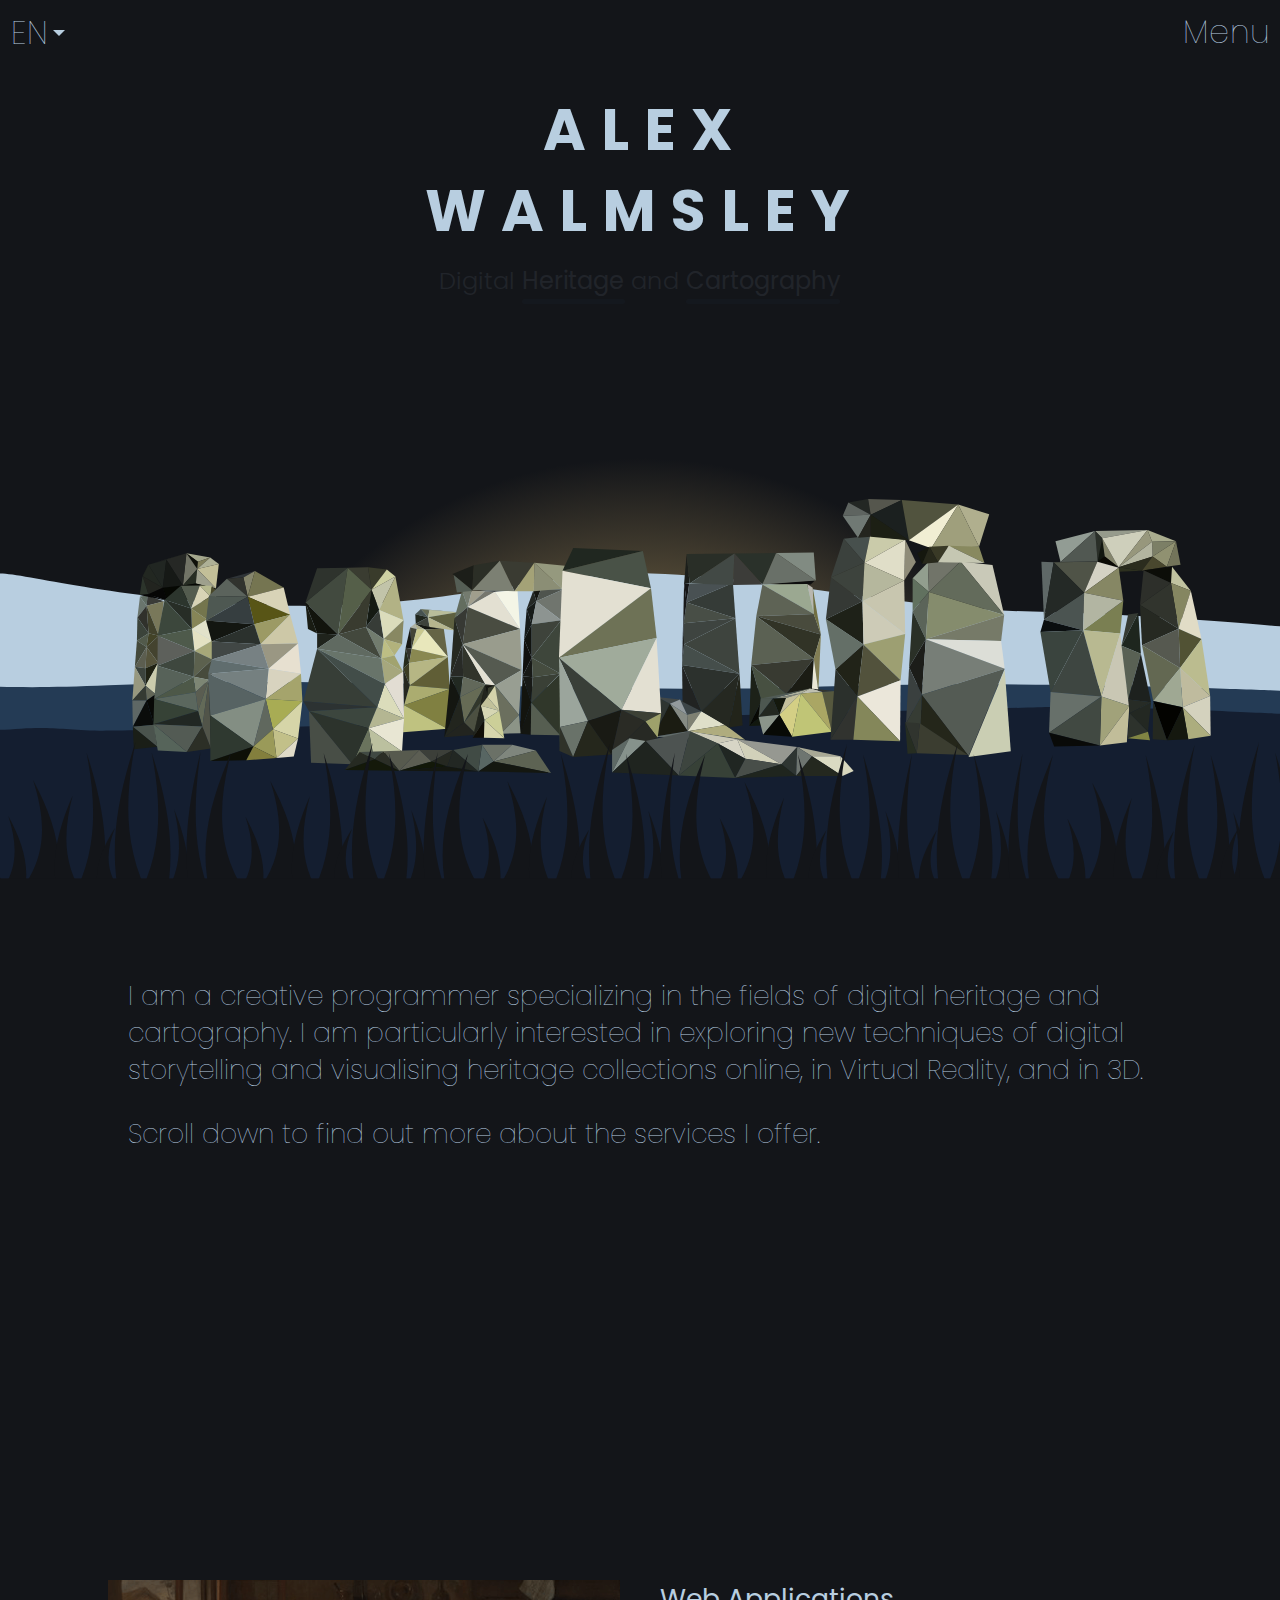
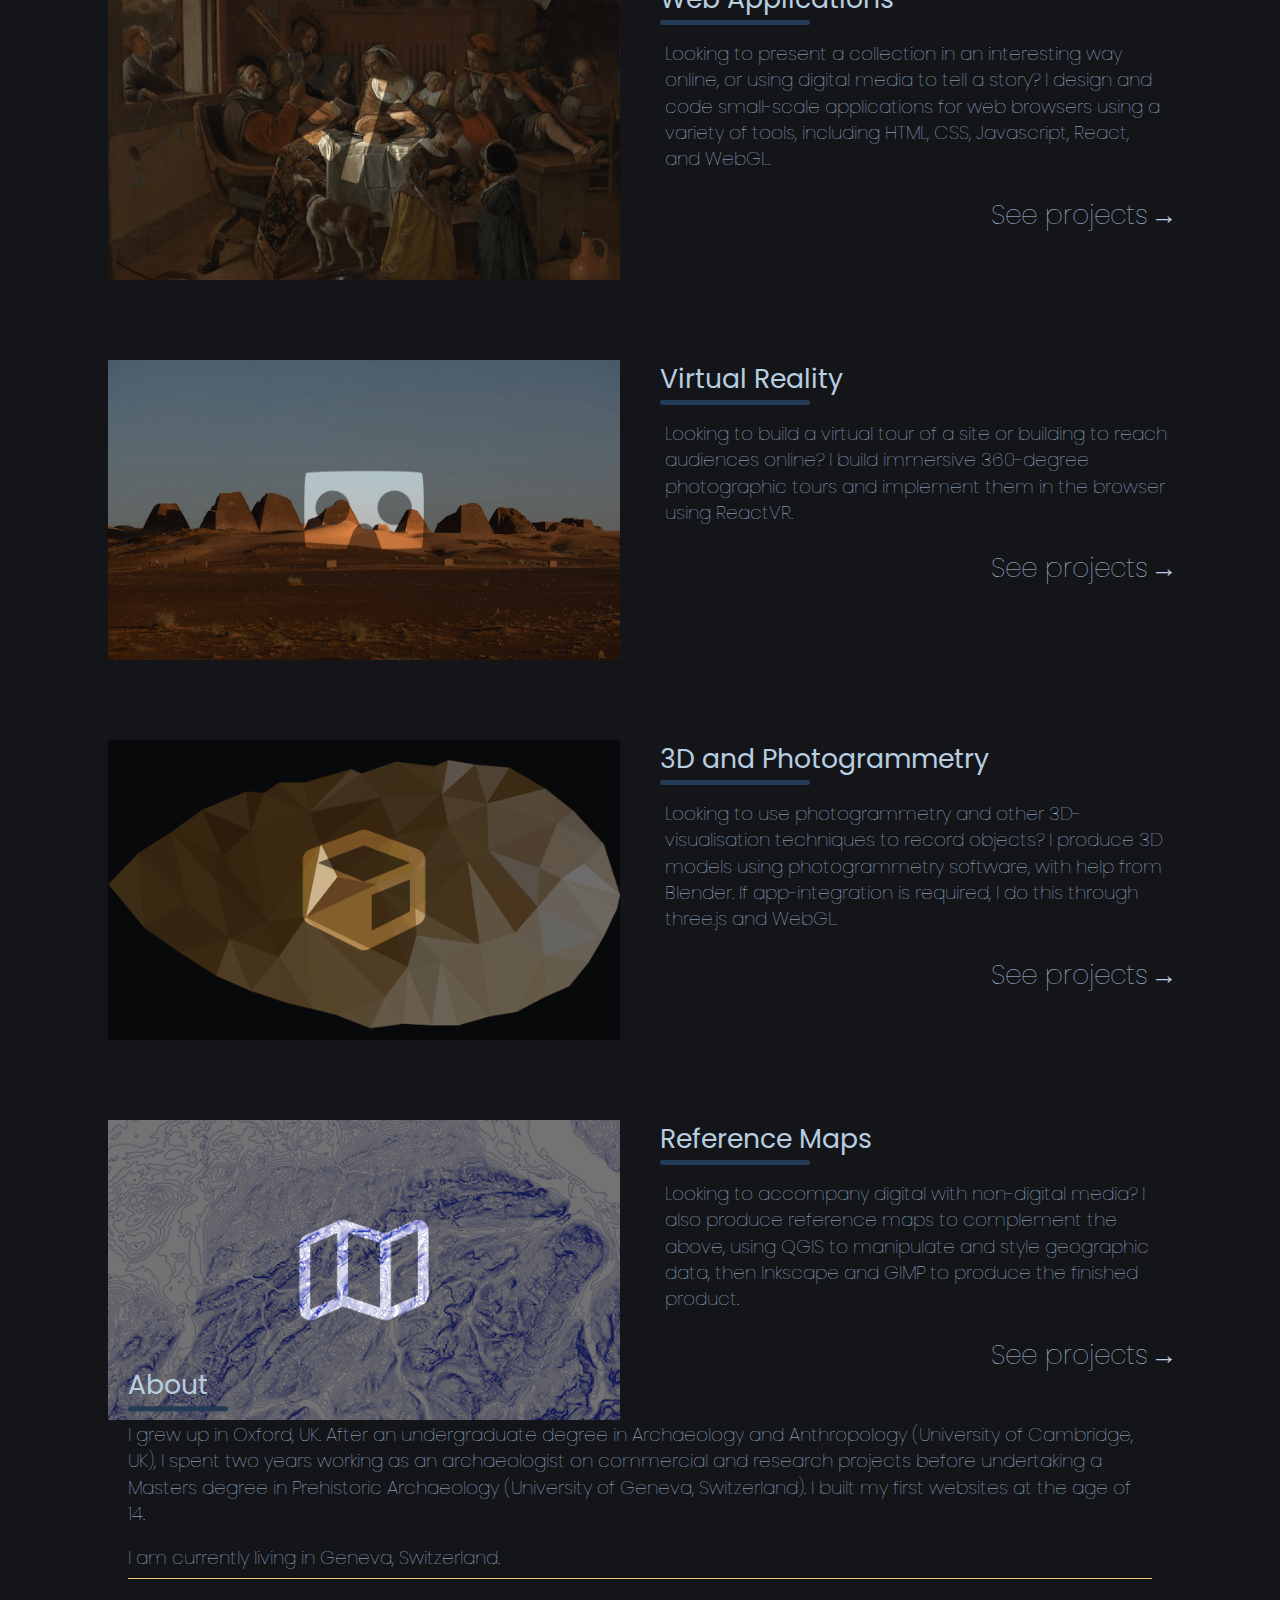
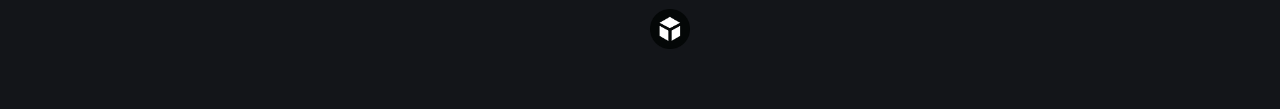
<file: index.html>
<!doctype html>
<html class="no-js" lang="">

<head>
  <meta charset="utf-8">
  <meta http-equiv="x-ua-compatible" content="ie=edge">
  <title>Alex Walmsley: Home</title>
  <meta name="description" content="">
  <meta name="viewport" content="width=device-width, initial-scale=1, shrink-to-fit=no">

  <link rel="manifest" href="site.webmanifest">
  <link rel="apple-touch-icon" href="icon.png">

  <link rel="stylesheet" href="css/normalize.css">
  <link href="https://fonts.googleapis.com/css?family=Poppins:100,400,700" rel="stylesheet">
  <link rel="stylesheet" href="https://use.fontawesome.com/releases/v5.0.13/css/all.css" integrity="sha384-DNOHZ68U8hZfKXOrtjWvjxusGo9WQnrNx2sqG0tfsghAvtVlRW3tvkXWZh58N9jp" crossorigin="anonymous">
  <link rel="stylesheet" href="css/main.min.css">
</head>

<body>
  <!--[if lte IE 9]>
    <p class="browserupgrade">You are using an <strong>outdated</strong> browser. Please <a href="https://browsehappy.com/">upgrade your browser</a> to improve your experience and security.</p>
  <![endif]-->

  <header>

    <div id="menu" class="overlay">

      <a href="javascript:void(0)" class="closebtn" onclick="closeNav()">&times;</a>

      <div class="overlay-content">
          <a href="#" class="hover-menu hover3">Home</a>
          <a href="portfolio.html" class="hover-menu hover4">Portfolio</a>
          <a href="#" class="hover-menu hover5">Blog</a><span class="coming-soon">(Coming soon...)</span>
          <a href="contact.html" class="hover-menu hover6">Contact</a>
      </div>

    </div>

<span class="menu-button hover hover2" onclick="openNav()">Menu</span>

<div class="language-select" style="width:80px;">
  <select>
    <option value="en">EN</option>
    <option value="fr">FR</option>
    <option value="de">DE</option>
  </select>
</div>

    <h1 class="name above-screen">Alex Walmsley</h1>
    <h3 class="en description hidden">Digital <span class="heritage">Heritage</span> and <span class="cartography">Cartography</span></h3>
    <h3 class="fr description"><span class="patrimoine">Patrimoine</span> et <span class="cartographie">Cartographie</span> numériques</h3>
    <h3 class="de description">Digitales <span class="kulturerbe">Kulturerbe</span> und <span class="kartografie">Kartografie</span></h3>
	<div class="landscape">
		<span class="one"></span>
		<span class="two"></span>
		<span class="three"></span>
		<span class="four"></span>
		<span class="five"></span>
	</div>
</header>

<section class="content">
	<div class="container">
    <div class="en">
  		<p>I am a creative programmer specializing in the fields of digital heritage and cartography. I am particularly interested in exploring new techniques of digital storytelling and visualising heritage collections online, in Virtual Reality, and in 3D.</p>
      <p>Scroll down to find out more about the services I offer.</p>
    </div>
    <div class="fr">
      <p>Je suis un programmeur créatif spécialisé dans les domaines du patrimoine et de la cartographie numériques. Je m'intéresse particulièrement à l’exploration de nouveaux moyens de narration numérique et à la visualisation des collections patrimoniales en ligne, ainsi qu’à la Réalité Virtuelle et à la 3D.</p>
      <p>Vous trouverez ci-dessous plus de renseignements sur les services que je propose:</p>
    </div>
    <div class="de">
      <p>Ich bin ein kreativer Programmierer in den Bereichen digitales Kulturerbe und Kartografie. Ich interessiere mich für die Erforschung neuer Kommunikationsmedien zur digitalen Erzählung und der Visualisierung von Kulturgütersammlungen im Web, in Virtual Reality und 3-D.</p>
      <p>Scrollen Sie nach unten, um mehr über meine Projektangebote zu erfahren:</p>
    </div>
    <div class="section-break1"></div>

    <div class="below-screen services-container" id="web-app-container">
      <div id="web-app-container-image"></div>
          <div class="services-text">
            <span class="en services-title">Web Applications</span>
            <span class="fr services-title">Les applications web</span>
            <span class="de services-title">Webanwendungen</span>
            <div class="en">
              <p>Looking to present a collection in an interesting way online, or using digital media to tell a story? I design and code small-scale applications for web browsers using a variety of tools, including HTML, CSS, Javascript, React, and WebGL.</p>
            </div>
            <div class="fr">
              <p>Vous souhaitez présenter une collection en ligne d'une façon attractive ou utilisez les médias numériques pour raconter une histoire? Je conçois et code des applications à petite échelle pour les navigateurs internet en utilisant de nombreux outils, tels que le HTML, CSS, Javascript, React, et WebGL.</p>
            </div>
            <div class="de">
              <p>Sie wollen eine Sammlung online präsentieren, oder digitale Medien nutzen, um eine Geschichte zu erzählen? Ich entwerfe und programmiere kleine Webanwendungen für Browser mittels Tools wie HTML, CSS, Javascript, React, und WebGL.</p>
            </div>
            <a href="portfolio.html" class="en projects-btn hover hover7">See projects &rarr;</a>
            <a href="portfolio.html" class="fr projects-btn hover hover10">Voir projets &rarr;</a>
            <a href="portfolio.html" class="de projects-btn hover hover11">Projekte &rarr;</a>
          </div>
    </div>

    <div class="below-screen services-container" id="virt-real-container">
      <div id="virt-real-container-image"></div>
          <div class="services-text">
            <span class="en services-title">Virtual Reality</span>
            <span class="fr services-title">La réalité virtuelle</span>
            <span class="de services-title">Virtual Reality</span>
            <div class="en">
              <p>Looking to build a virtual tour of a site or building to reach audiences online? I build immersive 360-degree photographic tours and implement them in the browser using ReactVR.</p>
            </div>
            <div class="fr">
              <p>Vous souhaitez créer une visite virtuelle d'un site ou d'un bâtiment pour toucher un nouveau public sur le web? Je construis des visites virtuelles interactives avec un rendu photographique à 360 degrés et les implémente dans les navigateurs à l'aide du logiciel ReactVR.</p>
            </div>
            <div class="de">
              <p>Sie möchten einen virtuellen Rundgang durch ein Gebäude oder eine Ausgrabungsstätte anbieten, um ein neues Publikum im Web zu erreichen? Ich erstelle Rundgänge aus 360-Grad-Fotos und füge sie auf Wunsch mit ReactVR in Ihre Webseite ein.</p>
            </div>
            <a href="portfolio.html#web-apps-portfolio-wrap" class="en projects-btn hover hover7">See projects &rarr;</a>
            <a href="portfolio.html#web-apps-portfolio-wrap" class="fr projects-btn hover hover10">Voir projets &rarr;</a>
            <a href="portfolio.html#web-apps-portfolio-wrap" class="de projects-btn hover hover11">Projekte &rarr;</a>
          </div>
    </div>

    <div class="below-screen services-container" id="threed-container">
      <div id="threed-container-image"></div>
          <div class="services-text">
            <span class="en services-title">3D and Photogrammetry</span>
            <span class="fr services-title">3D / Photogrammétrie</span>
            <span class="de services-title">3D / Photogrammetrie</span>
            <div class="en">
              <p>Looking to use photogrammetry and other 3D-visualisation techniques to record objects? I produce 3D models using photogrammetry software, with help from Blender. If app-integration is required, I do this through three.js and WebGL.</p>
            </div>
            <div class="fr">
              <p>Vous souhaitez utiliser la photogrammétrie et les techniques de visualisation 3D pour enregistrer des objets? Je fabrique des modèles 3D à partir de la photogrammétrie et du logiciel Blender. Si une intégration dans une application web est requise, j'utilise three.js et WebGL.</p>
            </div>
            <div class="de">
              <p>Sie wollen mit Hilfe von Photogrammetrie und anderen 3-D-Visualisierungstechnologien Objekte aufnehmen und präsentieren? Ich erstelle 3-D-Modelle mittels Photogrammetriesoftware und Blender. Für die Webintegration nutze ich three.js und WebGL.</p>
            </div>
            <a href="portfolio.html#virt-real-portfolio-wrap" class="en projects-btn hover hover7">See projects &rarr;</a>
            <a href="portfolio.html#virt-real-portfolio-wrap" class="fr projects-btn hover hover10">Voir projets &rarr;</a>
            <a href="portfolio.html#virt-real-portfolio-wrap" class="de projects-btn hover hover11">Projekte &rarr;</a>
          </div>
    </div>

    <div class="below-screen services-container" id="maps-container">
      <div id="maps-container-image"></div>
          <div class="services-text">
            <span class="en services-title">Reference Maps</span>
            <span class="fr services-title">Les cartes de référence</span>
            <span class="de services-title">Referenzkarten</span>
            <div class="en">
              <p>Looking to accompany digital with non-digital media? I also produce reference maps to complement the above, using QGIS to manipulate and style geographic data, then Inkscape and GIMP to produce the finished product.</p>
            </div>
            <div class="fr">
              <p>Vous souhaitez compléter vos médias numériques avec des non-numériques? Je conçois également des cartes de référence grâce au logiciel QGIS pour le traitement et la manipulation des données géographiques, ainsi que les logiciel Inkscape et GIMP pour la création du produit final.</p>
            </div>
            <div class="de">
              <p>Sie möchten digitale Medien mit analogen ergänzen? Ich erstelle auch Referenzkarten mittels QGIS für die Bearbeitung und Verarbeiten von geografischen Daten sowie Inkscape und GIMP zum Erstellen des Endproduktes.</p>
            </div>
            <a href="portfolio.html#threed-portfolio-wrap" class="en projects-btn hover hover7">See projects &rarr;</a>
            <a href="portfolio.html#threed-portfolio-wrap" class="fr projects-btn hover hover10">Voir projets &rarr;</a>
            <a href="portfolio.html#threed-portfolio-wrap" class="de projects-btn hover hover11">Projekte &rarr;</a>
          </div>
    </div>

    <div class="section-break2"></div>

    <div class="below-screen about">
      <span class="en about-title">About</span>
      <span class="fr about-title">À propos</span>
      <span class="de about-title">Über mich</span>
      <div class="en">
        <p>I grew up in Oxford, UK. After an undergraduate degree in Archaeology and Anthropology (University of Cambridge, UK), I spent two years working as an archaeologist on commercial and research projects before undertaking a Masters degree in Prehistoric Archaeology (University of Geneva, Switzerland). I built my first websites at the age of 14.</p>
        <p>I am currently living in Geneva, Switzerland.</p>
      </div>
      <div class="fr">
        <p>J'ai grandi dans la ville d'Oxford, au Royaume-Uni. Suite à un Bachelor en Archéologie et Anthropologie (Université de Cambridge, UK), j'ai travaillé pendant deux ans entant qu’archéologue sur des projets de recherche et préventif, avant d'entreprendre un Master en Archéologie Préhistorique (Université de Genève, Suisse). J'ai construit mes premiers sites web à l'âge de 14.</p>
        <p>J'habite actuellement à Genève, Suisse.</p>
      </div>
      <div class="de">
        <p>Aufgewachsen bin ich in Oxford (UK). Nach meinem Bachelorabschluss in den Bereichen Archäologie und Anthropologie an der Universität Cambridge (UK) verbrachte ich zwei Jahre als Archäologe in rettungsarchäologischen Projekten und in der Forschung. Danach machte ich ein Masterabschluss in Prähistorischer Archäologie an der Universität Genf (CH). Meine erste Webseite erstellte ich im Alter von 14 Jahren.</p>
        <p>Im Moment wohne ich in Genf.</p>
      </div>
    </div>

    <div class="section-break3"></div>

    <div class="contact">
      <div class="en">
        <p>Please feel free to get in touch to discuss projects:</p>
      </div>
      <div class="fr">
        <p>Veuillez me contacter pour discuter de vos projets:</p>
      </div>
      <div class="de">
        <p>Bitte kontaktieren Sie mich, um Ihre Projekte zu besprechen:</p>
      </div>
      <span class="email"><a class="hover hover8" href="mailto:alexanderpwalmsley@googlemail.com">alexanderpwalmsley@googlemail.com</a></span>
    </div>

    <div class="section-break4"></div>

    <div class="socials">
      <a href="https://github.com/pardeewalmsley" target="_blank"><i class="fab fa-github"></i><div class="github">Github</div></a>
      <a href="https://codepen.io/pardeewalmsley/" target="_blank"><i class="fab fa-codepen"></i><div class="codepen">Codepen</div></a>
      <a href="https://www.linkedin.com/in/alexander-walmsley1/" target="_blank"><i class="fab fa-linkedin-in"></i><div class="linkedin">Linkedin</div></a>
      <a href="https://sketchfab.com/pardeewalmsley" target="_blank"><img class="icon-sketchfab" src="img/icons/sketchfab.png"><div class="sketchfab">Sketchfab</div></a>
    </div>
	</div>
</section>
  <script src="js/vendor/modernizr-3.6.0.min.js"></script>
  <script src="https://code.jquery.com/jquery-3.3.1.min.js" integrity="sha256-FgpCb/KJQlLNfOu91ta32o/NMZxltwRo8QtmkMRdAu8=" crossorigin="anonymous"></script>
  <script>window.jQuery || document.write('<script src="js/vendor/jquery-3.3.1.min.js"><\/script>')</script>
  <script src="js/plugins.js"></script>
  <script src="js/vendor/jquery.waypoints.min.js"></script>
  <script src="js/main.js"></script>
  <script>
    window.ga = function () { ga.q.push(arguments) }; ga.q = []; ga.l = +new Date;
    ga('create', 'UA-119585350-1', 'auto'); ga('send', 'pageview')
  </script>
  <script src="https://www.google-analytics.com/analytics.js" async defer></script>
</body>

</html>
</file>
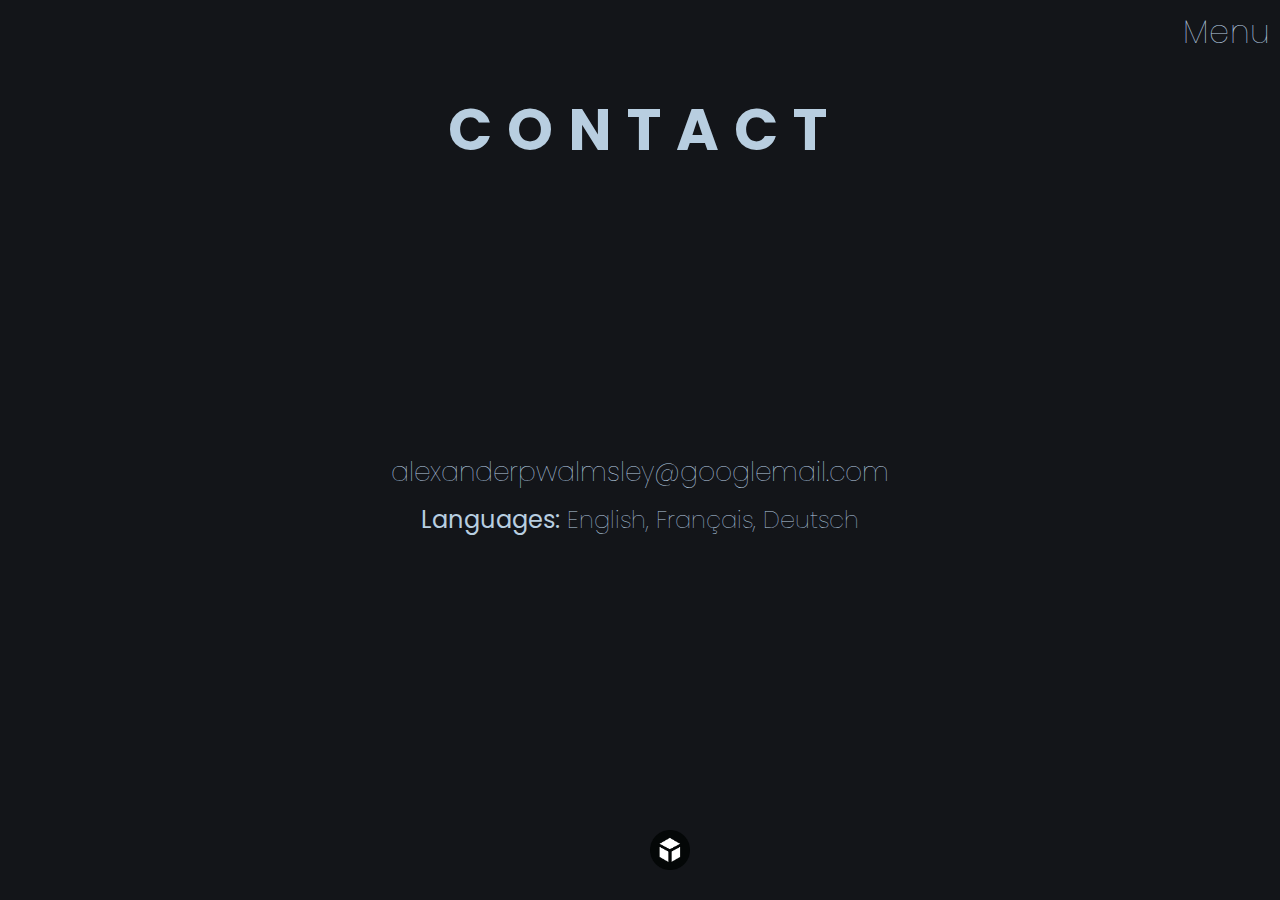
<file: contact.html>
<!doctype html>
<html class="no-js" lang="">

<head>
  <meta charset="utf-8">
  <meta http-equiv="x-ua-compatible" content="ie=edge">
  <title>Alex Walmsley: Contact</title>
  <meta name="description" content="">
  <meta name="viewport" content="width=device-width, initial-scale=1, shrink-to-fit=no">

  <link rel="manifest" href="site.webmanifest">
  <link rel="apple-touch-icon" href="icon.png">

  <link rel="stylesheet" href="css/normalize.css">
  <link href="https://fonts.googleapis.com/css?family=Poppins:100,400,700" rel="stylesheet">
  <link rel="stylesheet" href="https://use.fontawesome.com/releases/v5.0.13/css/all.css" integrity="sha384-DNOHZ68U8hZfKXOrtjWvjxusGo9WQnrNx2sqG0tfsghAvtVlRW3tvkXWZh58N9jp" crossorigin="anonymous">
  <link rel="stylesheet" href="css/main.min.css">
</head>

<body id="portfolio">
  <!--[if lte IE 9]>
    <p class="browserupgrade">You are using an <strong>outdated</strong> browser. Please <a href="https://browsehappy.com/">upgrade your browser</a> to improve your experience and security.</p>
  <![endif]-->

  <header id="portfolio">
    <div id="menu" class="overlay">

      <a href="javascript:void(0)" class="closebtn" onclick="closeNav()">&times;</a>

      <div class="overlay-content">
          <a href="index.html" class="hover-menu hover3">Home</a>
          <a href="portfolio.html" class="hover-menu hover4">Portfolio</a>
          <a href="#" class="hover-menu hover5">Blog</a><span class="coming-soon">(Coming soon...)</span>
          <a href="#" class="hover-menu hover6">Contact</a>
      </div>

  </div>

  <span class="menu-button hover hover2" onclick="openNav()">Menu</span>
  <div class="contact-page">
    <h1 id="contact">Contact</h1>
    <span id="contact-email"><a class="hover hover8" href="mailto:alexanderpwalmsley@googlemail.com">alexanderpwalmsley@googlemail.com</a></span>

    <div id="language-bar">
      <strong>Languages:</strong> English, Français, Deutsch
    </div>
  </div>

  <div class="socials" id="contact-socials">
    <a href="https://github.com/pardeewalmsley" target="_blank"><i class="fab fa-github"></i><div class="github">Github</div></a>
    <a href="https://codepen.io/pardeewalmsley/" target="_blank"><i class="fab fa-codepen"></i><div class="codepen">Codepen</div></a>
    <a href="https://www.linkedin.com/in/alexander-walmsley1/" target="_blank"><i class="fab fa-linkedin-in"></i><div class="linkedin">Linkedin</div></a>
    <a href="https://sketchfab.com/pardeewalmsley" target="_blank"><img class="icon-sketchfab" src="img/icons/sketchfab.png"><div class="sketchfab">Sketchfab</div></a>
  </div>

</header>

  <script src="js/vendor/modernizr-3.6.0.min.js"></script>
  <script src="https://code.jquery.com/jquery-3.3.1.min.js" integrity="sha256-FgpCb/KJQlLNfOu91ta32o/NMZxltwRo8QtmkMRdAu8=" crossorigin="anonymous"></script>
  <script>window.jQuery || document.write('<script src="js/vendor/jquery-3.3.1.min.js"><\/script>')</script>
  <script src="js/plugins.js"></script>
  <script src="js/vendor/jquery.waypoints.min.js"></script>
  <script src="js/main.js"></script>
  <script>
    window.ga = function () { ga.q.push(arguments) }; ga.q = []; ga.l = +new Date;
    ga('create', 'UA-119585350-1', 'auto'); ga('send', 'pageview')
  </script>
  <script src="https://www.google-analytics.com/analytics.js" async defer></script>
</body>

</html>
</file>
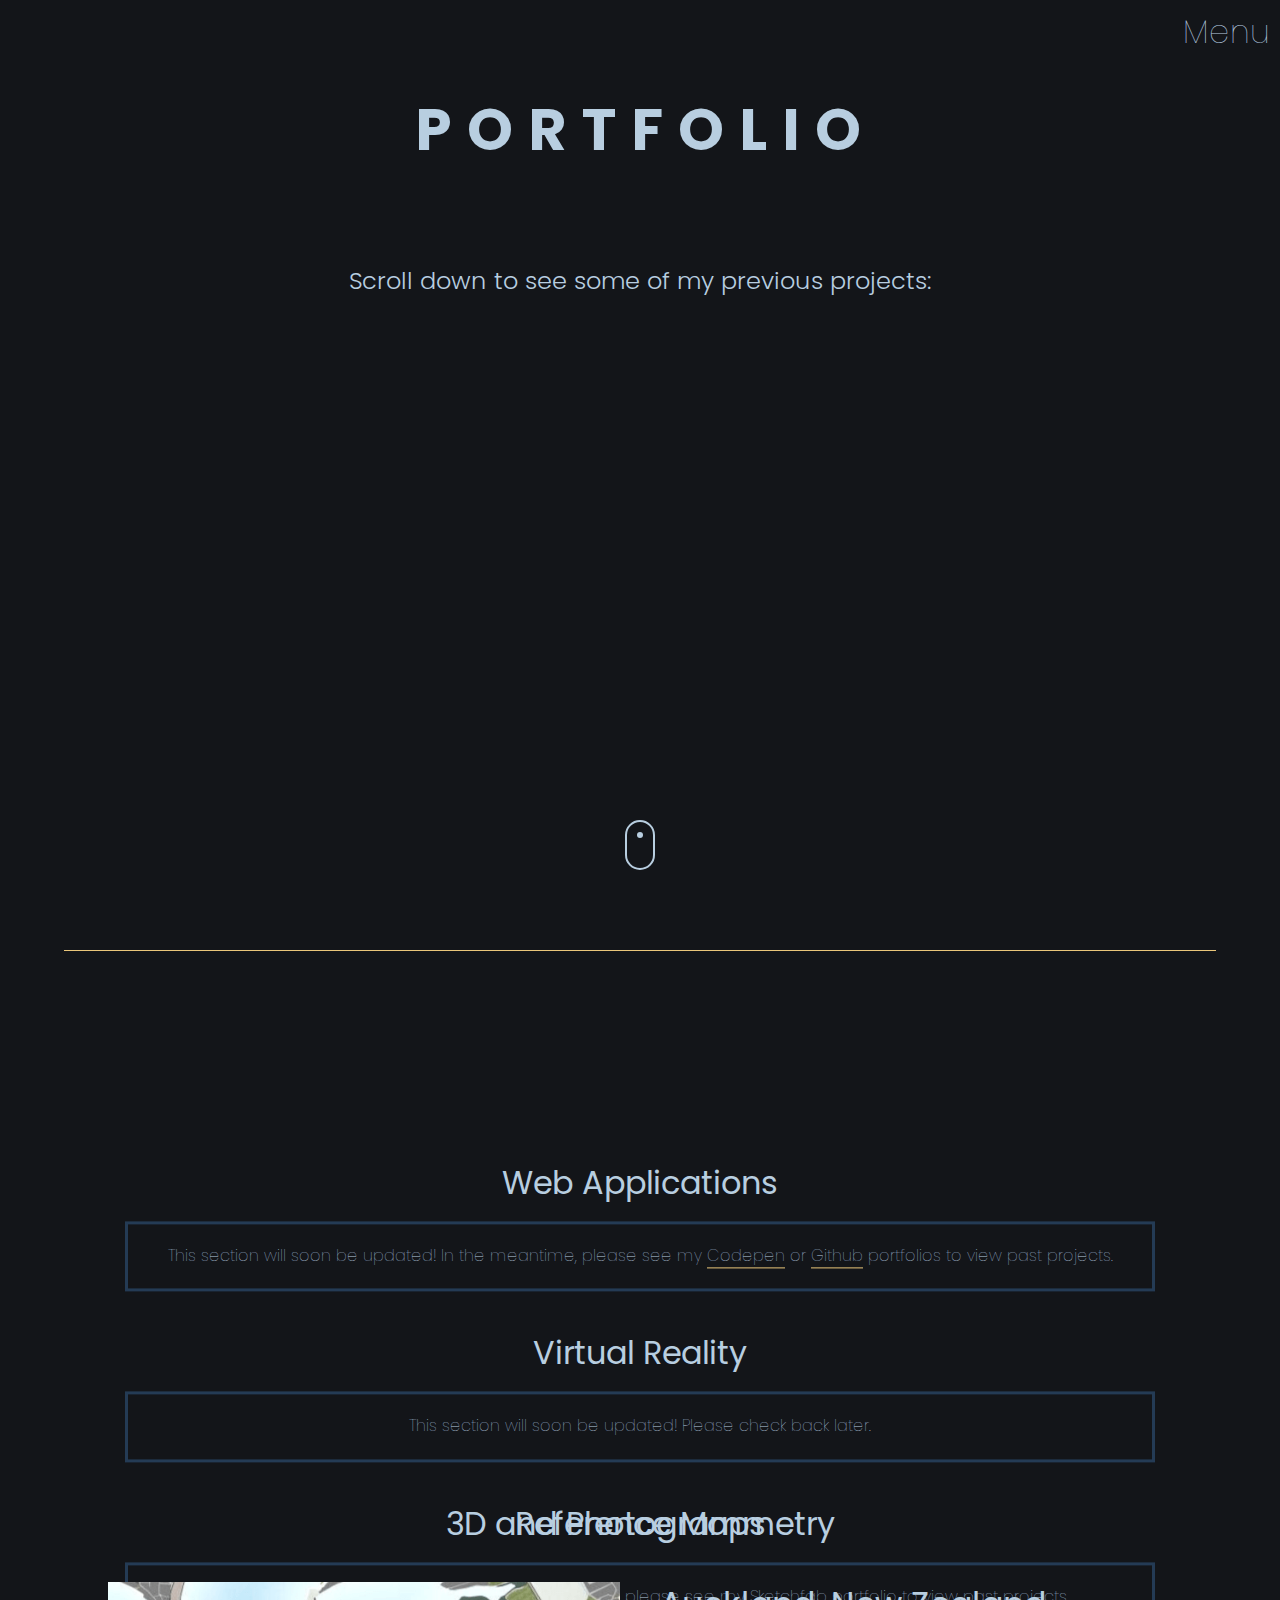
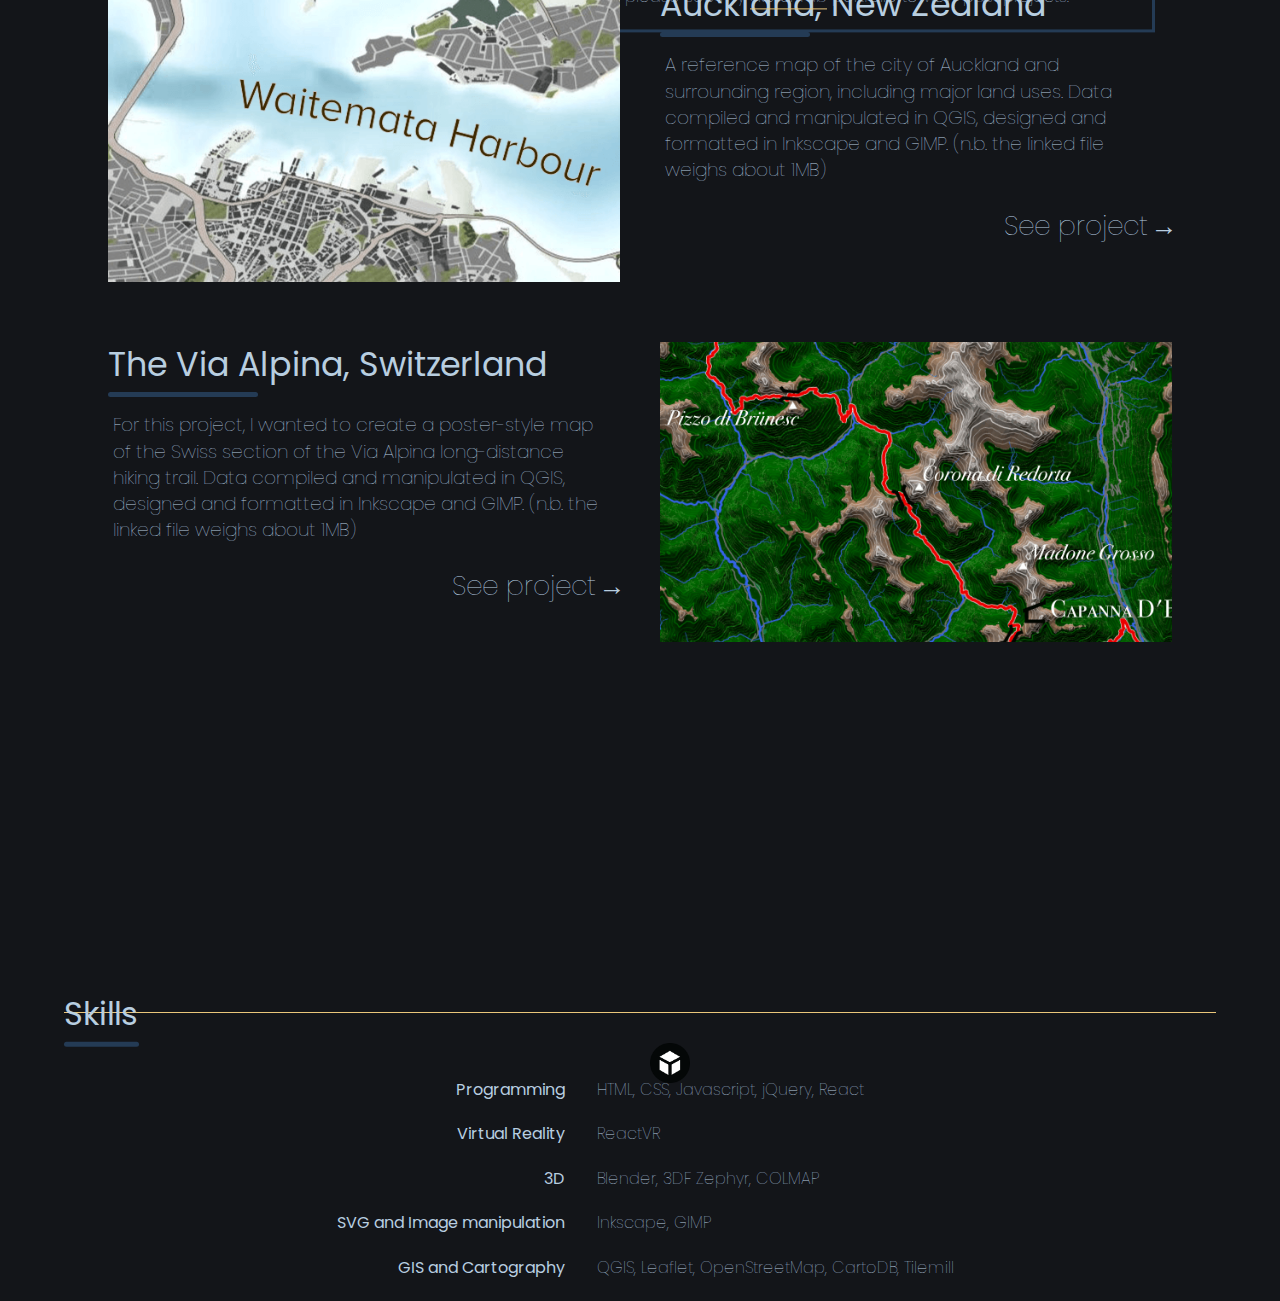
<file: portfolio.html>
<!doctype html>
<html class="no-js" lang="">

<head>
  <meta charset="utf-8">
  <meta http-equiv="x-ua-compatible" content="ie=edge">
  <title>Alex Walmsley: Portfolio</title>
  <meta name="description" content="">
  <meta name="viewport" content="width=device-width, initial-scale=1, shrink-to-fit=no">

  <link rel="manifest" href="site.webmanifest">
  <link rel="apple-touch-icon" href="icon.png">

  <link rel="stylesheet" href="css/normalize.css">
  <link href="https://fonts.googleapis.com/css?family=Poppins:100,400,700" rel="stylesheet">
  <link rel="stylesheet" href="https://use.fontawesome.com/releases/v5.0.13/css/all.css" integrity="sha384-DNOHZ68U8hZfKXOrtjWvjxusGo9WQnrNx2sqG0tfsghAvtVlRW3tvkXWZh58N9jp" crossorigin="anonymous">
  <link rel="stylesheet" href="css/main.min.css">
</head>

<body id="portfolio">
  <!--[if lte IE 9]>
    <p class="browserupgrade">You are using an <strong>outdated</strong> browser. Please <a href="https://browsehappy.com/">upgrade your browser</a> to improve your experience and security.</p>
  <![endif]-->

  <header id="portfolio">
    <div id="menu" class="overlay">

      <a href="javascript:void(0)" class="closebtn" onclick="closeNav()">&times;</a>

      <div class="overlay-content">
          <a href="index.html" class="hover-menu hover3">Home</a>
          <a href="#" class="hover-menu hover4">Portfolio</a>
          <a href="#" class="hover-menu hover5">Blog</a><span class="coming-soon">(Coming soon...)</span>
          <a href="contact.html" class="hover-menu hover6">Contact</a>
      </div>

  </div>

  <span class="menu-button hover hover2" onclick="openNav()">Menu</span>
  <h1>Portfolio</h1>
  <h3 id="portfolio">Scroll down to see some of my previous projects:</h3>
  <a id="mouse"></a>
</header>
<section class="content">
  <div class="section-break5"></div>

  <div class="below-screen portfolio-section-wrap" id="web-apps-portfolio-wrap">
      <div class="title-line">Web Applications</div>
      <div class="center-icon"><i class="fas fa-code"></i></div>

      <div class="portfolio-container">
            <div class="placeholder">
              <p>This section will soon be updated! In the meantime, please see my <a href="https://github.com/pardeewalmsley" target="_blank">Codepen</a> or <a href="https://github.com/pardeewalmsley" target="_blank">Github</a> portfolios to view past projects.</p>
            </div>
      </div>
  </div>

  <div class="below-screen portfolio-section-wrap" id="virt-real-portfolio-wrap">
      <div class="title-line">Virtual Reality</div>
      <div class="center-icon"><i class="fab fa-simplybuilt"></i></div>

      <div class="portfolio-container">
            <div class="placeholder">
              <p>This section will soon be updated! Please check back later.</p>
            </div>
      </div>
  </div>

  <div class="below-screen portfolio-section-wrap" id="threed-portfolio-wrap">
      <div class="title-line">3D and Photogrammetry</div>
      <div class="center-icon"><i class="fas fa-cube"></i></div>

      <div class="portfolio-container">
            <div class="placeholder">
              <p>This section will soon be updated! In the meantime, please see my <a href="https://sketchfab.com/pardeewalmsley" target="_blank">Sketchfab</a> portfolio to view past projects.</p>
            </div>
      </div>
  </div>

  <div class="below-screen portfolio-section-wrap" id="maps-portfolio-wrap">
        <div class="title-line">Reference Maps</div>
        <div class="center-icon"><i class="far fa-map"></i></div>

        <div class="portfolio-container">
          <div id="auckland-portfolio-image"></div>
              <div class="services-text">
                <span class="portfolio-title">Auckland, New Zealand</span>
                <p>A reference map of the city of Auckland and surrounding region, including major land uses. Data compiled and manipulated in QGIS, designed and formatted in Inkscape and GIMP. (n.b. the linked file weighs about 1MB) </p>
                <a href="img/portfolio/maps/auckland.png" class="projects-btn hover hover9">See project &rarr;</a>
              </div>
        </div>

      <div class="portfolio-container" id="maps-portfolio-container">
        <div id="alpina-portfolio-image"></div>
            <div class="services-text">
              <span class="portfolio-title">The Via Alpina, Switzerland</span>
              <p>For this project, I wanted to create a poster-style map of the Swiss section of the Via Alpina long-distance hiking trail. Data compiled and manipulated in QGIS, designed and formatted in Inkscape and GIMP. (n.b. the linked file weighs about 1MB)</p>
              <a href="img/portfolio/maps/alpina.png" class="projects-btn hover hover9">See project &rarr;</a>
            </div>
      </div>
  </div>

  <div class="section-break6"></div>

  <div class="below-screen skills">
    <div class="skills-title">Skills</div>
    <div class="table-box">
      <table>
        <tr>
          <td class="category">Programming</td>
          <td>HTML, CSS, Javascript, jQuery, React</td>
        </tr>
        <tr>
          <td class="category">Virtual Reality</td>
          <td>ReactVR</td>
        </tr>
        <tr>
          <td class="category">3D</td>
          <td>Blender, 3DF Zephyr, COLMAP</td>
        </tr>
        <tr>
          <td class="category">SVG and Image manipulation</td>
          <td>Inkscape, GIMP</td>
        </tr>
        <tr>
          <td class="category">GIS and Cartography</td>
          <td>QGIS, Leaflet, OpenStreetMap, CartoDB, Tilemill</td>
        </tr>
      </table>
  </div>
  </div>

  <div class="section-break7"></div>

  <div class="socials">
    <a href="https://github.com/pardeewalmsley" target="_blank"><i class="fab fa-github"></i><div class="github">Github</div></a>
    <a href="https://codepen.io/pardeewalmsley/" target="_blank"><i class="fab fa-codepen"></i><div class="codepen">Codepen</div></a>
    <a href="https://www.linkedin.com/in/alexander-walmsley1/" target="_blank"><i class="fab fa-linkedin-in"></i><div class="linkedin">Linkedin</div></a>
    <a href="https://sketchfab.com/pardeewalmsley" target="_blank"><img class="icon-sketchfab" src="img/icons/sketchfab.png"><div class="sketchfab">Sketchfab</div></a>
  </div>

</section>

  <script src="js/vendor/modernizr-3.6.0.min.js"></script>
  <script src="https://code.jquery.com/jquery-3.3.1.min.js" integrity="sha256-FgpCb/KJQlLNfOu91ta32o/NMZxltwRo8QtmkMRdAu8=" crossorigin="anonymous"></script>
  <script>window.jQuery || document.write('<script src="js/vendor/jquery-3.3.1.min.js"><\/script>')</script>
  <script src="js/plugins.js"></script>
  <script src="js/vendor/jquery.waypoints.min.js"></script>
  <script src="js/main.js"></script>
  <script>
    window.ga = function () { ga.q.push(arguments) }; ga.q = []; ga.l = +new Date;
    ga('create', 'UA-119585350-1', 'auto'); ga('send', 'pageview')
  </script>
  <script src="https://www.google-analytics.com/analytics.js" async defer></script>
</body>

</html>
</file>
<file: css/main.min.css>
html{color:#222;font-size:1em;line-height:1.4}::-moz-selection{background:#131519;text-shadow:none}::selection{background:#131519;text-shadow:none}hr{display:block;height:1px;border:0;border-top:1px solid #ccc;margin:1em 0;padding:0}audio,canvas,iframe,img,svg,video{vertical-align:middle}fieldset{border:0;margin:0;padding:0}textarea{resize:vertical}.browserupgrade{margin:0.2em 0;background:#ccc;color:#000;padding:0.2em 0}body{width:100%;height:100vh;position:relative;font-family:'Poppins', monospace;background:radial-gradient(circle at bottom, #EAC67A, #131519 40%)}body#portfolio{background:#131519;position:relative}header{width:100%;height:100vh;position:relative;display:flex;align-items:center;justify-content:center;overflow:hidden;font-weight:700;z-index:0}.name{width:500px;-webkit-transition:ease-out 2s;-moz-transition:ease-out 2s;-o-transition:ease-out 2s;transition:ease-out 2s}h1{position:absolute;text-align:center;color:#b8cee0;z-index:9;top:50px;margin-left:10px;font-size:58px;font-weight:700;text-transform:uppercase;letter-spacing:15px}h3{position:absolute;text-align:center;color:#b8cee0;z-index:9;top:240px;font-size:24px;font-weight:300}h3 span{font-weight:400}.strong,.heritage,.cartography{font-weight:400}.heritage:before{content:'';position:absolute;height:5px;border-radius:5px;background-color:#243B55;margin-top:35px;width:103px}.cartography:before{content:'';position:absolute;height:5px;border-radius:5px;background-color:#243B55;margin-top:35px;width:154px}.patrimoine:before{content:'';position:absolute;height:5px;border-radius:5px;background-color:#243B55;margin-top:35px;width:130px}.cartographie:before{content:'';position:absolute;height:5px;border-radius:5px;background-color:#243B55;margin-top:35px;width:162px}.kulturerbe:before{content:'';position:absolute;height:5px;border-radius:5px;background-color:#243B55;margin-top:35px;width:123px}.kartografie:before{content:'';position:absolute;height:5px;border-radius:5px;background-color:#243B55;margin-top:35px;width:135px}.hover:before{content:"";position:absolute;width:0px;height:1px;margin:5px 0 0;transition:1s;transition-duration:0.5s;opacity:0;background:#EAC67A;border-radius:3px;bottom:-5px}.hover1:hover:before{opacity:1;width:35px}.hover2:hover:before{opacity:1;width:85px}.one{position:absolute;bottom:0;left:0;width:100%;height:100%;background-position:bottom center;background-repeat:no-repeat;background-size:105%;background-image:url("../img/landscape/grass.svg");z-index:0}.landscape{width:100%;height:100vh;position:absolute;display:block;bottom:-5px;z-index:0}.landscape .two,.landscape .three,.landscape .four{position:absolute;bottom:0;left:0;width:100%;height:100%;background-position:bottom center;background-repeat:no-repeat;background-size:105%}.landscape .two{background-image:url("../img/landscape/stonehenge.svg");z-index:-1}.landscape .three{background-image:url("../img/landscape/hill1.svg");z-index:-2}.landscape .four{background-image:url("../img/landscape/hill3.svg");z-index:-3}.content{background:#131519;color:#b8cee0;font-weight:100}.container{max-width:80%;margin:0 auto;font-size:20pt}section{padding:50px 0}.section-break1{width:0%;height:1px;background:#EAC67A;transition:1s;transition-duration:0.5s}.menu-button{position:absolute;font-size:24pt;font-weight:100;color:#b8cee0;z-index:10;transition:0.3s;right:10px;top:10px;cursor:pointer}.menu-button:hover{color:#EAC67A}.overlay{height:100%;width:0;position:fixed;z-index:11;left:0;top:0;background-color:#131519;overflow-x:hidden;transition:0.5s}.overlay-content{position:relative;top:25%;width:100%;text-align:center;margin-top:30px}.overlay a{padding:8px;position:relative;text-decoration:none;font-size:36px;font-weight:100;color:#b8cee0;display:block;transition:0.3s}.overlay a:hover,.overlay a:focus{color:#EAC67A}.hover-menu:before{content:"";position:absolute;width:0px;height:1px;margin:5px 0 0;transition:1s;transition-duration:0.5s;opacity:0;background:#EAC67A;border-radius:3px;bottom:5px}.hover3:hover:before{opacity:1;width:105px}.hover4:hover:before{opacity:1;width:138px}.hover5:hover:before{opacity:1;width:75px}.hover6:hover:before{opacity:1;width:145px}.coming-soon{font-weight:100;font-size:14pt;color:#b8cee0}.overlay .closebtn{position:absolute;top:20px;right:45px;font-size:60px}@media screen and (max-height: 450px){.overlay a{font-size:20px}.overlay .closebtn{font-size:40px;top:15px;right:35px}.overlay-content{margin-top:-10px}.hover3:hover:before{opacity:1;width:58px}.hover4:hover:before{opacity:1;width:76px}.hover5:hover:before{opacity:1;width:43px}.hover6:hover:before{opacity:1;width:80px}}.en{display:block}.fr{display:none}.de{display:none}.hover10:hover:before{opacity:1;width:172px}.hover11:hover:before{opacity:1;width:210px}.language-select{position:absolute;font-size:24pt;font-weight:100;color:#b8cee0;z-index:10;transition:0.3s;left:10px;top:10px;position:absolute}.language-select select{display:none}.select-selected{background-color:#131519}.select-selected:hover{color:#EAC67A}.select-selected:after{position:absolute;content:"";top:20px;right:25px;width:0;height:0;border:6px solid transparent;border-color:#b8cee0 transparent transparent transparent}.select-selected:hover:after{border-color:#EAC67A transparent transparent transparent}.select-selected.select-arrow-active:after{border-color:transparent transparent #b8cee0 transparent;top:13px}.select-selected.select-arrow-active:hover:after{border-color:transparent transparent #EAC67A transparent}.select-items div,.select-selected{color:#b8cee0;border:1px solid transparent;cursor:pointer;user-select:none}.select-items div:hover{color:#EAC67A}.select-items{position:absolute;background-color:#131519;top:100%;left:0;right:0;z-index:99}.select-hide{display:none}.select-items div:hover,.same-as-selected{background-color:rgba(0,0,0,0.1)}.services-container{width:100vw;display:flex;align-content:center;justify-content:center;flex-wrap:wrap;height:auto;margin-top:40px;margin-left:-10vw;transition:1s;transition-duration:1s}#web-app-container-image{width:40%;height:300px;margin:20px;position:relative;background-image:url("../img/services-images/painting.png");background-position:center;background-size:cover;background-repeat:no-repeat}#virt-real-container-image{width:40%;height:300px;margin:20px;position:relative;background-image:url("../img/services-images/pyramids.png");background-position:center;background-size:cover;background-repeat:no-repeat}#threed-container-image{width:40%;height:300px;margin:20px;position:relative;background-image:url("../img/services-images/threed.png");background-position:center;background-size:cover;background-repeat:no-repeat}#maps-container-image{width:40%;height:300px;margin:20px;position:relative;background-image:url("../img/services-images/map.png");background-position:center;background-size:cover;background-repeat:no-repeat}.services-title{font-weight:400}.services-title:before{content:'';position:absolute;margin-top:40px;width:150px;height:5px;border-radius:5px;background-color:#243B55}.services-text{width:40%;height:auto;margin:20px}.services-text p{font-size:14pt;padding:5px}.projects-btn{position:absolute;font-size:24pt;font-weight:100;color:#b8cee0;z-index:10;transition:0.3s;position:relative;float:right;font-size:20pt;background:none;border:none;outline:none;cursor:pointer;text-decoration:none}.projects-btn:hover{color:#EAC67A}.hover7:hover:before{opacity:1;width:195px}.section-break2{width:0%;height:1px;background:#EAC67A;transition:1s;transition-duration:0.5s;margin-top:40px}.about{margin-top:20px;transition:1s;transition-duration:1s}.about p{font-size:14pt}.about-title{font-weight:400}.about-title:before{content:'';position:absolute;margin-top:40px;width:100px;height:5px;border-radius:5px;background-color:#243B55}.section-break3{width:0%;height:1px;background:#EAC67A;transition:1s;transition-duration:0.5s;margin-top:40px}.contact{transition:1.5s;transition-duration:1.5s;opacity:0}.email,#contact-email{margin-top:20px;margin-bottom:20px;width:100%;display:flex;align-content:center;justify-content:center}.email a,#contact-email a{position:absolute;font-size:24pt;font-weight:100;color:#b8cee0;z-index:10;transition:0.3s;text-decoration:none;color:inherit;font-size:20pt}.email a:hover,#contact-email a:hover{color:#EAC67A}.hover8:hover:before{opacity:1;width:510px}.section-break4{width:0%;height:1px;background:#EAC67A;transition:1s;transition-duration:0.5s;width:100%;margin-top:80px}.socials,#contact-socials{width:100%;margin-top:20px;display:flex;align-content:center;justify-content:center}.socials a,#contact-socials a{text-decoration:none}.socials img,#contact-socials img{width:40px;height:40px;padding:10px}.socials img:hover,#contact-socials img:hover{color:#EAC67A}.socials i,#contact-socials i{color:#b8cee0;width:40px;height:40px;font-size:25pt;padding:10px;transition:0.3s}.socials i:hover,#contact-socials i:hover{color:#EAC67A}.github{font-size:12pt;width:40px;height:auto;position:absolute;margin-top:-5px;color:#EAC67A;display:none;margin-left:-2px}.codepen{font-size:12pt;width:40px;height:auto;position:absolute;margin-top:-5px;color:#EAC67A;display:none;margin-left:-13px}.linkedin{font-size:12pt;width:40px;height:auto;position:absolute;margin-top:-5px;color:#EAC67A;display:none;margin-left:-7px}.sketchfab{font-size:12pt;width:40px;height:auto;position:absolute;margin-top:-5px;color:#EAC67A;display:none;margin-left:-8px}h3#portfolio{width:90vw}#mouse{position:absolute;bottom:30px;left:50%;width:30px;height:50px;margin-left:-15px;border:2px solid #b8cee0;border-radius:50px;box-sizing:border-box;cursor:pointer}#mouse:hover{border:2px solid #EAC67A}#mouse:hover:before{background-color:#EAC67A}#mouse:before{position:absolute;top:10px;left:50%;content:'';width:6px;height:6px;margin-left:-3px;background-color:#b8cee0;border-radius:100%;-webkit-animation:mouse 2s infinite;animation:mouse 2s infinite;box-sizing:border-box}@-webkit-keyframes mouse{0%{-webkit-transform:translate(0, 0);opacity:0}40%{opacity:1}80%{-webkit-transform:translate(0, 20px);opacity:0}100%{opacity:0}}@keyframes mouse{0%{transform:translate(0, 0);opacity:0}40%{opacity:1}80%{transform:translate(0, 20px);opacity:0}100%{opacity:0}}.section-break5{width:0%;height:1px;background:#EAC67A;transition:1s;transition-duration:0.5s;width:90vw;margin-left:5vw;margin-bottom:40px}.portfolio-container{left:0;right:0;display:flex;align-content:center;justify-content:center;flex-wrap:wrap;height:auto;margin-top:20px}.portfolio-section-wrap{transition:1s;transition-duration:1s}#maps-portfolio-container{flex-direction:row-reverse}.title-line{width:100%;height:40px;margin-bottom:10px;font-size:24pt;font-weight:400;color:#b8cee0;text-align:center}.center-icon{text-align:center}.center-icon i{height:auto;color:#b8cee0}.fa-code{font-size:34pt}.fa-cube{font-size:34pt}.fa-simplybuilt{font-size:34pt;transform:rotate(180deg)}.fa-map{font-size:34pt}.placeholder{width:80%;border:3px solid #243B55;margin-bottom:40px;display:flex;align-content:center;justify-content:center;text-align:center}.placeholder p{padding:5px}.placeholder a{text-decoration:none;color:#b8cee0;border-bottom:1px solid #EAC67A;transition:0.5s;transition-duration:0.5s}.placeholder a:hover{color:#EAC67A}.portfolio-title{font-weight:400;font-size:25pt}.portfolio-title:before{content:'';position:absolute;margin-top:50px;width:150px;height:5px;border-radius:5px;background-color:#243B55}.hover9:hover:before{opacity:1;width:180px}#alpina-portfolio-image{width:40vw;height:300px;margin:20px;position:relative;background-image:url("../img/portfolio/thumbs/alpina_thumb.png");background-position:center;background-size:cover;background-repeat:no-repeat}#auckland-portfolio-image{width:40vw;height:300px;margin:20px;position:relative;background-image:url("../img/portfolio/thumbs/auckland_thumb.png");background-position:center;background-size:cover;background-repeat:no-repeat}.section-break6{width:0%;height:1px;background:#EAC67A;transition:1s;transition-duration:0.5s}.skills{width:90vw;margin-left:5vw;margin-top:20px;transition:1s;transition-duration:1s}.skills-title{font-size:24pt;font-weight:400;color:#b8cee0}.skills-title:before{content:'';position:absolute;margin-top:50px;width:75px;height:5px;border-radius:5px;background-color:#243B55}.table-box{display:flex;align-content:center;justify-content:center}table{align-self:center;margin-top:20px;padding:10px}td{padding:10px;padding-left:20px;text-align:left}.category{text-align:right;font-weight:400}.section-break7{width:0%;height:1px;background:#EAC67A;transition:1s;transition-duration:0.5s;width:90vw;margin-left:5vw;margin-top:20px}.contact-page{width:100vw;height:90vh;display:flex;align-content:center;flex-direction:column;justify-content:center}#contact{align-self:center}#contact-socials{position:absolute;bottom:20px;font-weight:100}#language-bar{align-self:center;font-weight:100;color:#b8cee0;font-size:18pt}#contact-email{align-self:center;margin-top:10vh;margin-bottom:50px;color:#b8cee0;font-weight:100;text-decoration:none;font-size:18pt}#contact-email:hover{color:#EAC67A}@media only screen and (max-width: 800px){#web-app-container-image{width:500px}#virt-real-container-image{width:500px}#threed-container-image{width:500px}#maps-container-image{width:500px}#alpina-portfolio-image{width:500px}#auckland-portfolio-image{width:500px}.services-text{width:500px}}@media only screen and (max-width: 500px){.container{font-size:20pt}.services-title:before{margin-top:40px}.about-title:before{margin-top:40px}.portfolio-title{font-size:20pt}.portfolio-title:before{margin-top:40px}#web-app-container-image{width:400px}#virt-real-container-image{width:400px}#threed-container-image{width:400px;background-size:contain}#maps-container-image{width:400px}#alpina-portfolio-image{width:400px}#auckland-portfolio-image{width:400px}.services-text{width:400px}.email a,#contact-email a{font-size:16pt}#contact-email{font-size:16pt}#language-bar{font-size:16pt}.hover8:hover:before{opacity:1;width:405px}}@media only screen and (max-width: 450px){.email a,#contact-email a{font-size:14pt}#contact-email{font-size:14pt}#language-bar{font-size:14pt}.hover8:hover:before{opacity:1;width:355px}.section-break4{margin-top:60px}h1{top:130px;font-size:48px}h3{top:280px;font-size:18px}.heritage:before{content:'';position:absolute;height:5px;border-radius:5px;background-color:#243B55;margin-top:28px;width:77px}.cartography:before{content:'';position:absolute;height:5px;border-radius:5px;background-color:#243B55;margin-top:28px;width:118px}.patrimoine:before{content:'';position:absolute;height:5px;border-radius:5px;background-color:#243B55;margin-top:28px;width:98px}.cartographie:before{content:'';position:absolute;height:5px;border-radius:5px;background-color:#243B55;margin-top:28px;width:121px}.kulturerbe:before{content:'';position:absolute;height:5px;border-radius:5px;background-color:#243B55;margin-top:28px;width:93px}.kartografie:before{content:'';position:absolute;height:5px;border-radius:5px;background-color:#243B55;margin-top:28px;width:101px}.title-line{font-size:20pt}.portfolio-title{font-size:18pt}.portfolio-title:before{margin-top:38px}}@media only screen and (max-height: 550px){.name{width:800px}h1{font-size:28pt;top:20px}h3{font-size:18pt;top:70px}}.hidden{display:none !important}.above-screen{transform:translateY(-150%);opacity:0}.below-screen{transform:translateY(100%)}
</file>
